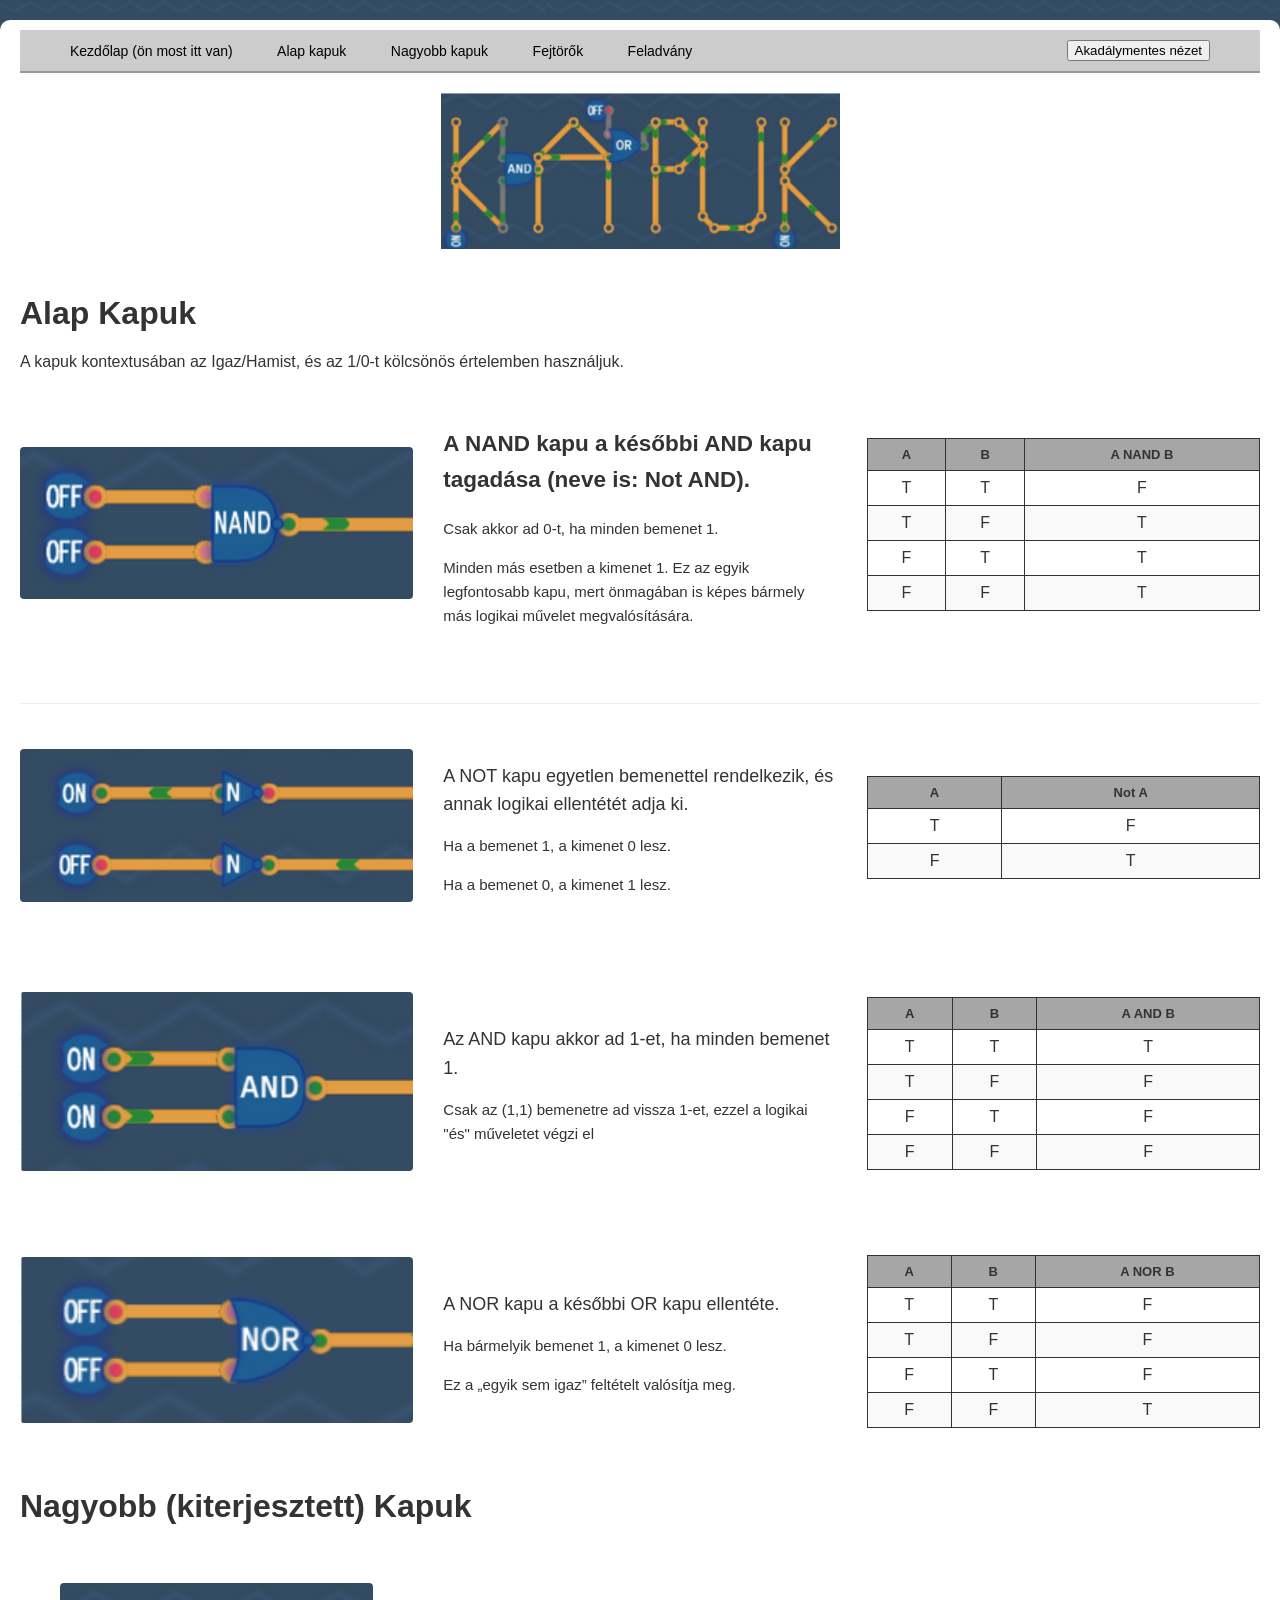
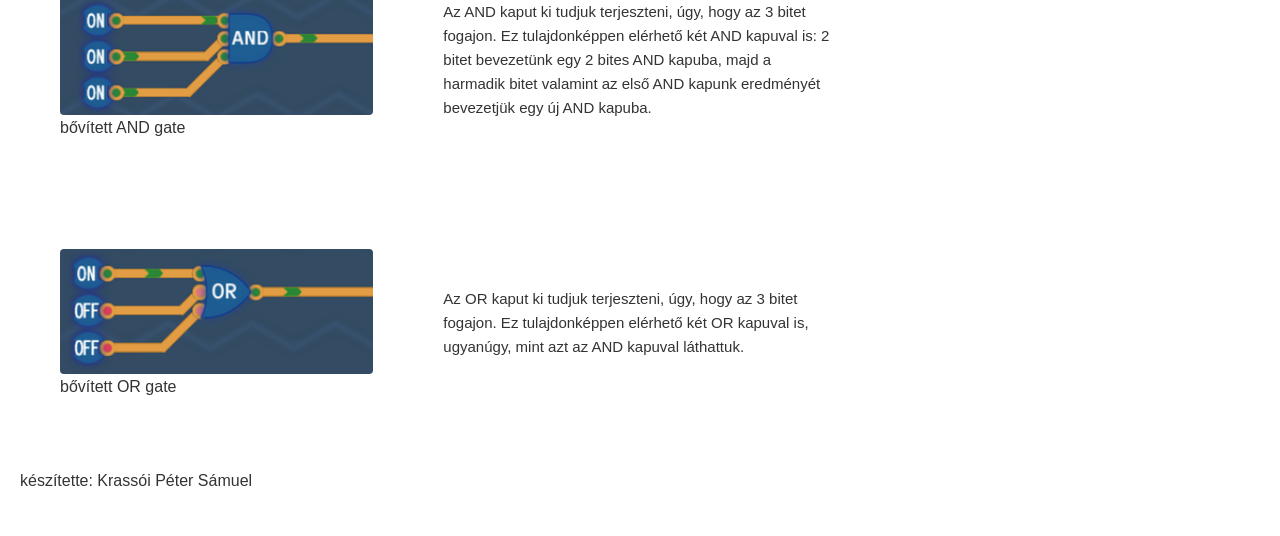
<file: index.html>
<!DOCTYPE html>
<html lang="hu">
<head>
    <meta charset="UTF-8">
    <meta name="viewport" content="width=device-width, initial-scale=1.0">
    <title>Alap Kapuk - Logikai Kapuk</title>
    <link rel="stylesheet" href="style2.css">
</head>
<body>
    
    <header>
        <nav id="navbar">
            <div>
                <a href="./index.html">Kezdőlap (ön most itt van)</a>
                <a href="./index.html#alapkapu">Alap kapuk</a>
                <a href="./index.html#nagyobbkapu">Nagyobb kapuk</a>
                <a href="./Fejtörők.html">Fejtörők</a>
                <a href="./Feladvány.html">Feladvány</a>
            </div>
            <button id="nagyobbbetu" aria-label="Akadálymentes nézet ki/be">
                Akadálymentes nézet
            </button>
        </nav>
        <div id="logo">
            <img src="képek/KAPUK.png" alt="Kapuk logo">
        </div>
    </header>
    <main>

        <div id="alapkapu">
            <h1>Alap Kapuk</h1>
        </div>
        
        <p>A kapuk kontextusában az Igaz/Hamist, és az 1/0-t kölcsönös értelemben használjuk.</p>
        
        <article class="kapu">
            <div class="kkep">
                <img src="képek/NAND.png" alt="NAND kapu">
            </div>
            <div class="kleiras">
                <h2>A NAND kapu a későbbi AND kapu tagadása (neve is: Not AND).</h2>
                <p>Csak akkor ad 0-t, ha minden bemenet 1.</p>
                <p>Minden más esetben a kimenet 1. Ez az egyik legfontosabb kapu, mert önmagában is képes bármely más logikai művelet megvalósítására.</p>
            </div>
            <div>
                <table>
                    <thead>
                        <tr>
                            <th>A</th>
                            <th>B</th>
                            <th>A NAND B</th>
                        </tr>
                    </thead>
                    <tbody>
                        <tr><td>T</td><td>T</td><td>F</td></tr>
                        <tr><td>T</td><td>F</td><td>T</td></tr>
                        <tr><td>F</td><td>T</td><td>T</td></tr>
                        <tr><td>F</td><td>F</td><td>T</td></tr>
                    </tbody>
                </table>
            </div>
        </article>

        <hr>

        <article class="kapu">
            <div class="kkep">
                <img src="képek/NOT.png" alt="NOT kapu">
            </div>
            <div class="kleiras">
                <h3>A NOT kapu egyetlen bemenettel rendelkezik, és annak logikai ellentétét adja ki.</h3>
                <p>Ha a bemenet 1, a kimenet 0 lesz.</p>
                <p>Ha a bemenet 0, a kimenet 1 lesz.</p>
            </div>
            <div>
                <table>
                    <thead>
                        <tr>
                            <th>A</th>
                            <th>Not A</th>
                        </tr>
                    </thead>
                    <tbody>
                        <tr><td>T</td><td>F</td></tr>
                        <tr><td>F</td><td>T</td></tr>
                    </tbody>
                </table>
            </div>
        </article>

        <article class="kapu">
            <div class="kkep">
                <img src="képek/AND.png" alt="AND kapu">
            </div>
            <div class="kleiras">
                <h3>Az AND kapu akkor ad 1-et, ha minden bemenet 1.</h3>
                <p>Csak az (1,1) bemenetre ad vissza 1-et, ezzel a logikai "és" műveletet végzi el</p>
            </div>
            <div>
                <table>
                    <thead>
                        <tr>
                            <th>A</th>
                            <th>B</th>
                            <th>A AND B</th>
                        </tr>
                    </thead>
                    <tbody>
                        <tr><td>T</td><td>T</td><td>T</td></tr>
                        <tr><td>T</td><td>F</td><td>F</td></tr>
                        <tr><td>F</td><td>T</td><td>F</td></tr>
                        <tr><td>F</td><td>F</td><td>F</td></tr>
                    </tbody>
                </table>
            </div>
        </article>

        <article class="kapu">
            <div class="kkep">
                <img src="képek/NOR.png" alt="NOR kapu">
            </div>
            <div class="kleiras">
                <h3>A NOR kapu a későbbi OR kapu ellentéte.</h3>
                <p>Ha bármelyik bemenet 1, a kimenet 0 lesz.</p>
                <p>Ez a „egyik sem igaz” feltételt valósítja meg.</p>
            </div>
            <div>
                <table>
                    <thead>
                        <tr>
                            <th>A</th>
                            <th>B</th>
                            <th>A NOR B</th>
                        </tr>
                    </thead>
                    <tbody>
                        <tr><td>T</td><td>T</td><td>F</td></tr>
                        <tr><td>T</td><td>F</td><td>F</td></tr>
                        <tr><td>F</td><td>T</td><td>F</td></tr>
                        <tr><td>F</td><td>F</td><td>T</td></tr>
                    </tbody>
                </table>
            </div>
        </article>

        <div id="nagyobbkapu">
            <h1>Nagyobb (kiterjesztett) Kapuk</h1>
        </div>

        <article class="kapu">
            <figure class="kkep">
                <img src="képek/AND3bit.png" alt="3 bites AND kapu">
                <figcaption>bővített AND gate</figcaption>
            </figure>
            <div class="kleiras">
                <p>Az AND kaput ki tudjuk terjeszteni, úgy, hogy az 3 bitet fogajon.
                    Ez tulajdonképpen elérhető két AND kapuval is: 2 bitet bevezetünk 
                    egy 2 bites AND kapuba, majd a harmadik bitet valamint az első AND 
                    kapunk eredményét bevezetjük egy új AND kapuba.</p>
            </div>
        </article>

        <article class="kapu">
            <figure class="kkep">
                <img src="képek/OR3bit.png" alt="3 bites OR kapu">
                <figcaption>bővített OR gate</figcaption>
            </figure>
            <div class="kleiras">
                <p>Az OR kaput ki tudjuk terjeszteni, úgy, hogy az 3 bitet fogajon. 
                    Ez tulajdonképpen elérhető két OR kapuval is, ugyanúgy, mint azt az 
                    AND kapuval láthattuk.</p>
            </div>
        </article>
    </main>
    <footer>
        <p>készítette: Krassói Péter Sámuel</p>
    </footer>
    <script src="nagyobbbetü.js"></script>
</body>
</html>
</file>
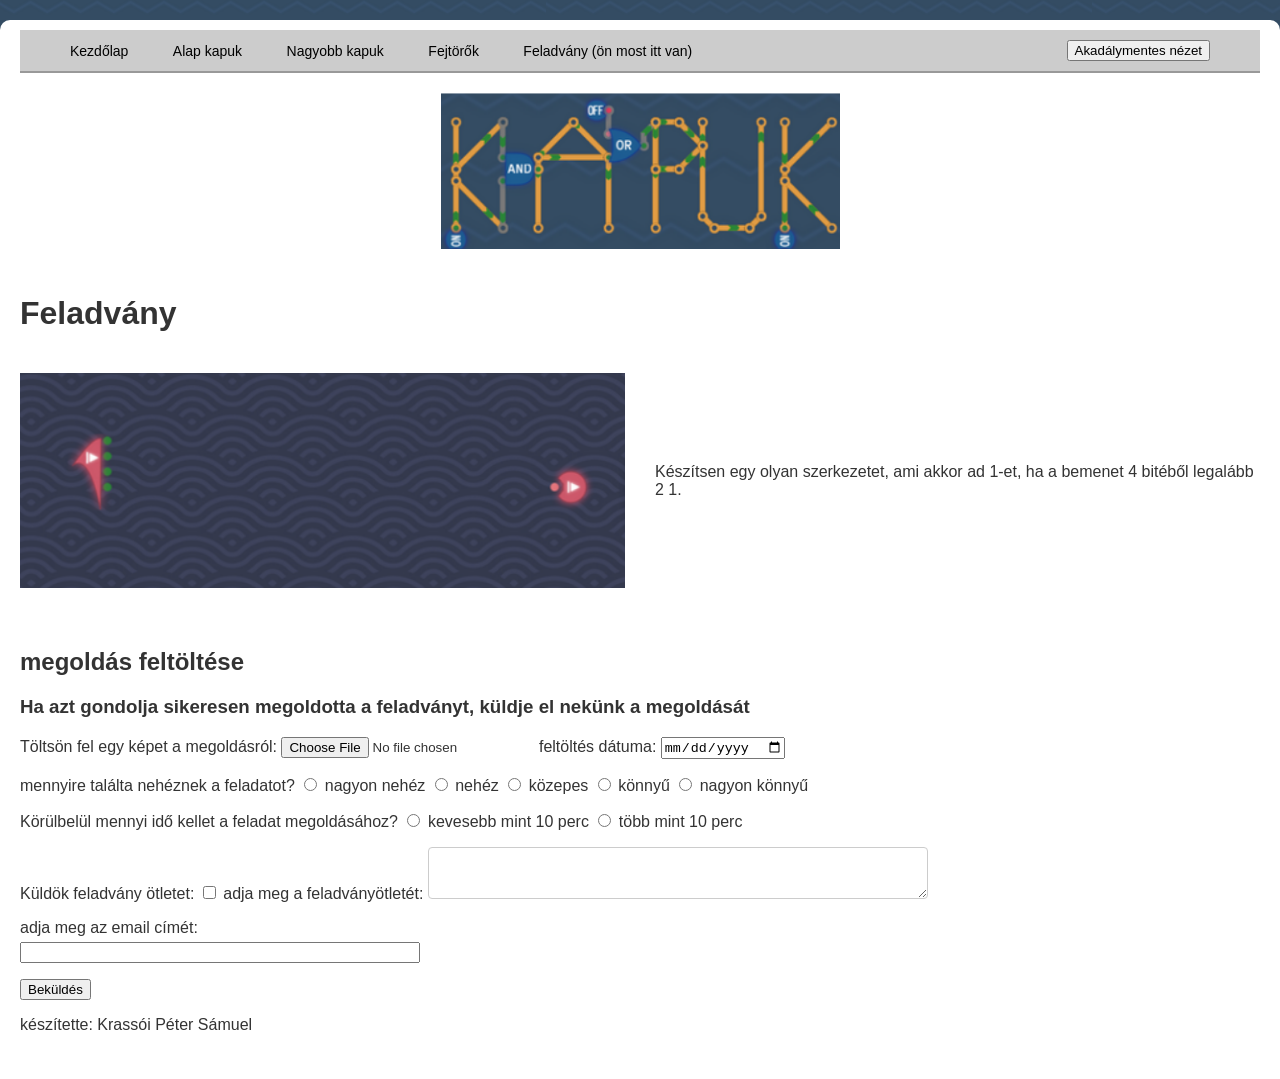
<file: Feladvány.html>
<!DOCTYPE html>
<html lang="hu">
<head>
    <meta charset="UTF-8">
    <meta name="viewport" content="width=device-width, initial-scale=1.0">
    <title>Alap Kapuk - Logikai Kapuk</title>
    <link rel="stylesheet" href="style2.css">
</head>
<body>
    <header>
        <nav id="navbar">
            <div>
                <a href="./index.html">Kezdőlap</a>
                <a href="./index.html#alapkapu">Alap kapuk</a>
                <a href="./index.html#nagyobbkapu">Nagyobb kapuk</a>
                <a href="./Fejtörők.html">Fejtörők</a>
                <a href="./Feladvány.html">Feladvány (ön most itt van)</a>
            </div>
            <button id="nagyobbbetu" aria-label="Akadálymentes nézet ki/be">
                Akadálymentes nézet
            </button>
        </nav>
        <div id="logo">
            <img src="képek/KAPUK.png" alt="Kapuk logo">
        </div>
    </header>

    <main>
        <h1>Feladvány</h1>
        <article id="feladvany">
            
            <img src="képek/feladvany.png" alt="A feladvány ábrája, amelyen 4 bit bemenet, és 1 bit kimenet látható">
    
            <p>Készítsen egy olyan szerkezetet, ami akkor ad 1-et, ha a bemenet 4 bitéből legalább 2 1.</p>
        </article>

        <section id="űrlap">
            <h2>megoldás feltöltése</h2>

            <h3>Ha azt gondolja sikeresen megoldotta a feladványt, küldje el nekünk a megoldását</h3>

            <form>
                
                <p><label for="megoldas">Töltsön fel egy képet a megoldásról:</label> <input type="file" id = "megoldas" accept="image/png">
                    <label for="datum">feltöltés dátuma:</label> <input type="date" id = "datum"></p>
                <p>mennyire találta nehéznek a feladatot?
                        <input type="radio" name="nehezseg" id="nagyonnehéz" value="nagyon nehéz">
                        <label for="nagyonnehéz">nagyon nehéz</label>
    					<input type="radio" name="nehezseg" id="nehéz" value="nehéz">
                        <label for="nehéz">nehéz</label>
    					<input type="radio" name="nehezseg" id="közepes" value="közepes">
                        <label for="közepes">közepes</label>
    					<input type="radio" name="nehezseg" id="könnyű" value="könnyű">
                        <label for="könnyű">könnyű</label>
    					<input type="radio" name="nehezseg" id="nagyonkönnyű" value="nagyon könnyű">
                        <label for="nagyonkönnyű">nagyon könnyű</label>
                </p>
                <p>Körülbelül mennyi idő kellet a feladat megoldásához?
                    <input type="radio" name="ido" id="kevesebbmint10perc" value="kevesebb mint 10 perc">
                    <label for="kevesebbmint10perc">kevesebb mint 10 perc</label>
                    <input type="radio" name="ido" id="többmint10perc" value="több mint 10 perc">
                    <label for="többmint10perc">több mint 10 perc</label>
                </p>
                <p>
                    <label for="ötletcheck">Küldök feladvány ötletet:</label>
                    <input type="checkbox" id="ötletcheck">
                    <label for="ötlet">adja meg a feladványötletét:</label>
                    <textarea name="ötlet" id="ötlet" maxlength="10000"></textarea>
                </p>
                <p>
                    <label for="email">adja meg az email címét:</label>
                    <input type="text" id="email" maxlength="30">
                </p>
                <p>
                    <input type="button" value="Beküldés">
                </p>
            </form>
        </section>

    </main>
    <footer>
        <p>készítette: Krassói Péter Sámuel</p>
    </footer>
    <script src="nagyobbbetü.js"></script>
</body>
</html>
</file>
<file: style2.css>
*{
    box-sizing: border-box;
}
@media ( min-width: 901px){
    .kapu{
        grid-template-columns: 1fr 1fr 1fr;
    }

}

@media (max-width: 900px) {
    .kapu{
        grid-template-columns: 1fr 1fr;
        text-align: center;
    }
    .kapu > div:last-child {
        grid-column: span 2;
    }
}

@media (max-width: 600px) {
    .kapu {
        grid-template-columns: 1fr;
        text-align: center;
        gap: 15px;
    }

    .kapu > div:last-child {
        grid-column: span 1;
    }
}



html {
    background-image: url("képek/hatter.png");
        background-attachment: fixed;
}


body {
    font-family: 'Segoe UI', sans-serif;
    font-size: 16px;
    margin: 20px auto;
    padding: 10px 20px;
    color: #333;
    background-color: #fff;
    border-radius: 10px;
}

body.nagybetu{
    font-family: 'Segoe UI', sans-serif;
    font-size: 25px;
    margin: 20px auto;
    padding: 10px 20px;
    color: #333;
    background-color: #fff;
    border-radius: 10px;
}

nav#navbar {
    background-color: #cccccc;
    display: flex;
    justify-content: space-between;
    align-items: center;
    padding: 10px 50px;
    border-bottom: 2px solid #999;
}

header div#logo{
    text-align: center;
    padding: 20px;
    width: 100%;
}

header div#logo img{
    max-width: 400px;
    height: auto;
    display: inline-block;
}

header nav a {
    text-decoration: none;
    color: #000;
    margin-right: 40px;
    font-size: 14px;
}

.kapu {
    display: grid;
    gap: 30px;
    align-items: center;
    margin-bottom: 40px;
    padding: 20px 0;
}

.kkep img {
    width: 100%;
    border-radius: 4px;
}

.kleiras h3 {
    font-size: 18px;
    font-weight: normal;
    margin-bottom: 15px;
}

.kleiras {
    font-size: 15px;
    line-height: 1.6;
}

table {
    width: 100%;
    border-collapse: collapse;
    text-align: center;
}

th {
    background-color: #a6a6a6;
    border: 1px solid #333;
    padding: 8px;
    font-size: 13px;
}

td {
    border: 1px solid #333;
    padding: 8px;
}

tr:nth-child(even) {
    background-color: #f9f9f9;
}

hr {
    border: 0;
    border-top: 1px solid #eee;
    margin: 20px 0;
}

.fejtoro {
    display: grid;
    grid-template-columns: 1fr 1.5fr;
    gap: 30px;
    align-items: center;
    margin-bottom: 40px;
    padding: 20px 0;
}

.fejtoro img{
    width: 100%;
}

.fejtoro video{
    width: 100%;
}

#feladvany {
    display: grid;
    grid-template-columns: 1fr 1fr;
    gap: 30px;
    align-items: center;
    margin-bottom: 40px;
    padding: 20px 0;
}

#feladvany img{
    width: 100%;
}

textarea#ötlet {
    width: 100%;
    max-width: 500px;
    padding: 10px;
    border: 1px solid #ccc;
    border-radius: 4px;
    resize: vertical;
}

#email {
    width: 100%;
    max-width: 400px;
    display: block;
    margin-top: 5px;
}
</file>
